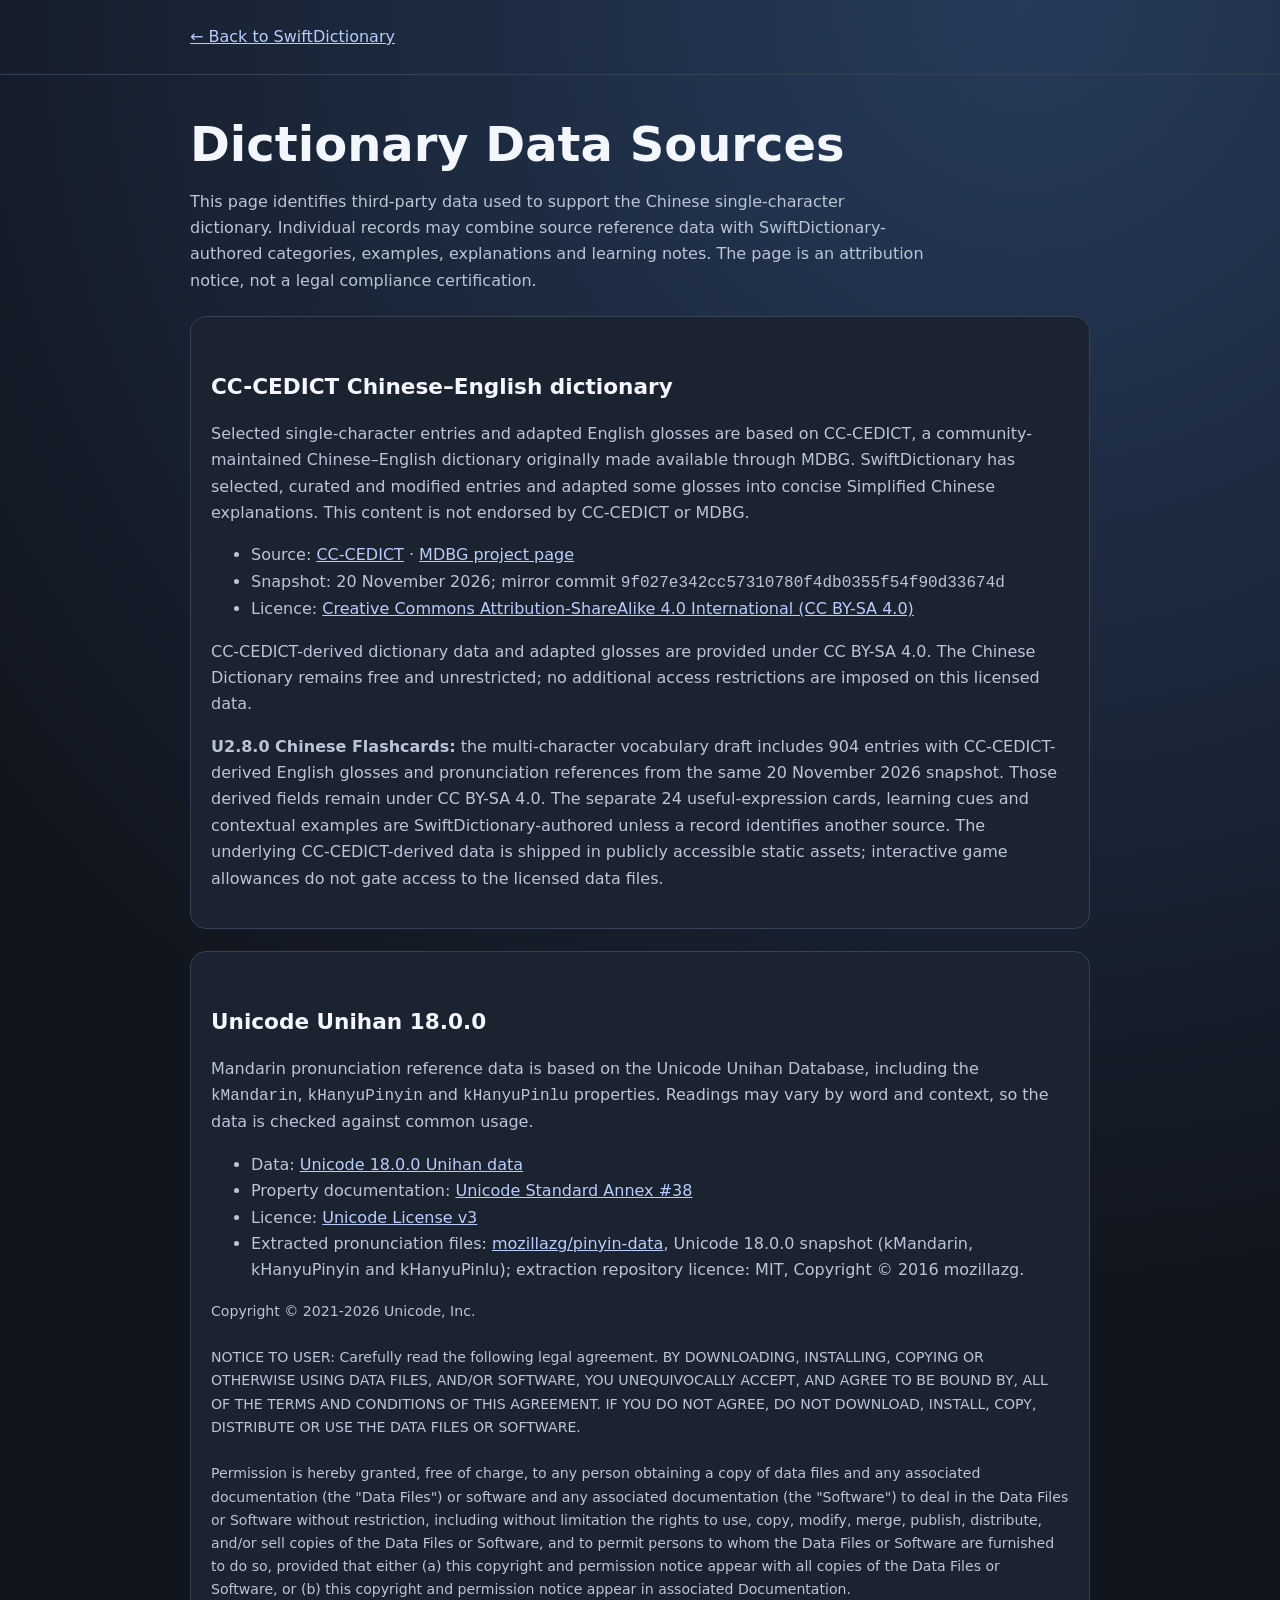
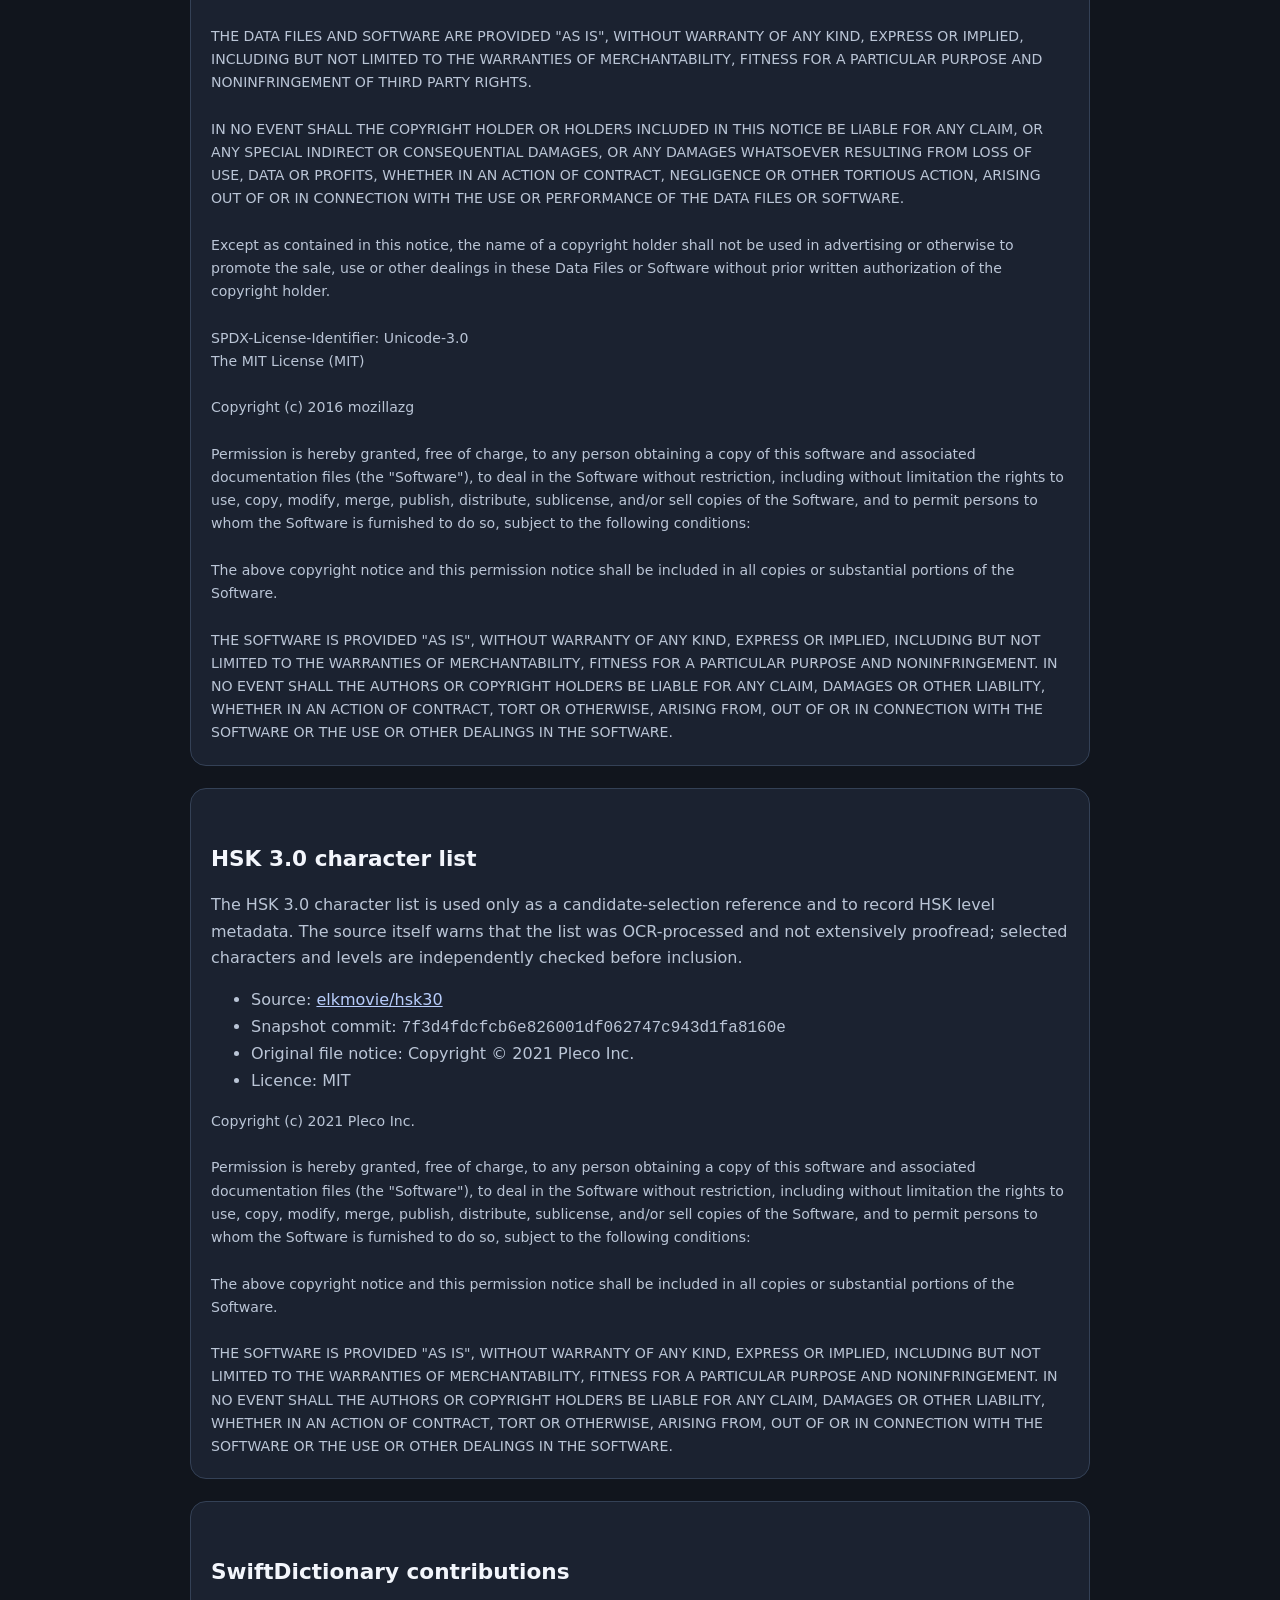
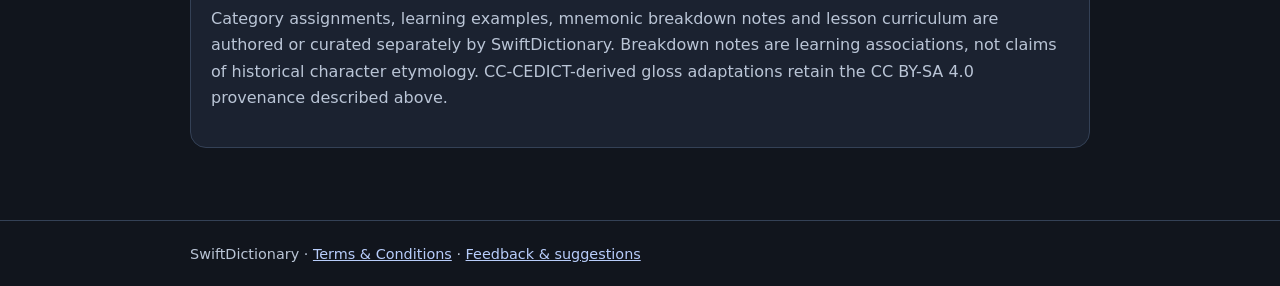
<file: data-sources.html>
<!doctype html>
<html lang="en">
<head>
  <meta charset="utf-8">
  <meta name="viewport" content="width=device-width, initial-scale=1">
  <meta name="theme-color" content="#111827">
  <title>Dictionary Data Sources — SwiftDictionary</title>
  <style>
    :root{color-scheme:dark;--bg:#11151d;--panel:#1b2230;--border:#344156;--text:#f3f6fc;--muted:#bac5d6;--accent:#b8cdfb}
    *{box-sizing:border-box}
    body{margin:0;background:radial-gradient(circle at 80% 0,#263b5b 0,transparent 36%),var(--bg);color:var(--text);font:16px/1.65 system-ui,-apple-system,"Segoe UI",sans-serif}
    .wrap{width:min(900px,calc(100% - 32px));margin:0 auto}
    header{padding:24px 0;border-bottom:1px solid var(--border)}
    a{color:var(--accent);overflow-wrap:anywhere}
    main{padding:42px 0 72px}
    h1{font-size:clamp(2rem,5vw,3rem);line-height:1.15;margin:0 0 12px}
    h2{font-size:1.35rem;margin:32px 0 8px}
    p,li{color:var(--muted)}
    .intro{max-width:740px}
    .panel{margin-top:22px;padding:20px;border:1px solid var(--border);border-radius:16px;background:var(--panel)}
    .license{white-space:pre-wrap;overflow-wrap:anywhere;font-size:.88rem;color:var(--muted)}
    footer{border-top:1px solid var(--border);padding:22px 0;color:var(--muted);font-size:.9rem}
  </style>
</head>
<body>
  <header><div class="wrap"><a href="./">← Back to SwiftDictionary</a></div></header>
  <main class="wrap">
    <h1>Dictionary Data Sources</h1>
    <p class="intro">This page identifies third-party data used to support the Chinese single-character dictionary. Individual records may combine source reference data with SwiftDictionary-authored categories, examples, explanations and learning notes. The page is an attribution notice, not a legal compliance certification.</p>

    <section class="panel">
      <h2>CC-CEDICT Chinese–English dictionary</h2>
      <p>Selected single-character entries and adapted English glosses are based on CC-CEDICT, a community-maintained Chinese–English dictionary originally made available through MDBG. SwiftDictionary has selected, curated and modified entries and adapted some glosses into concise Simplified Chinese explanations. This content is not endorsed by CC-CEDICT or MDBG.</p>
      <ul>
        <li>Source: <a href="https://cc-cedict.org/">CC-CEDICT</a> · <a href="https://www.mdbg.net/chinese/dictionary?page=cc-cedict">MDBG project page</a></li>
        <li>Snapshot: 20 November 2026; mirror commit <code>9f027e342cc57310780f4db0355f54f90d33674d</code></li>
        <li>Licence: <a href="https://creativecommons.org/licenses/by-sa/4.0/">Creative Commons Attribution-ShareAlike 4.0 International (CC BY-SA 4.0)</a></li>
      </ul>
      <p>CC-CEDICT-derived dictionary data and adapted glosses are provided under CC BY-SA 4.0. The Chinese Dictionary remains free and unrestricted; no additional access restrictions are imposed on this licensed data.</p>
      <p><strong>U2.8.0 Chinese Flashcards:</strong> the multi-character vocabulary draft includes 904 entries with CC-CEDICT-derived English glosses and pronunciation references from the same 20 November 2026 snapshot. Those derived fields remain under CC BY-SA 4.0. The separate 24 useful-expression cards, learning cues and contextual examples are SwiftDictionary-authored unless a record identifies another source. The underlying CC-CEDICT-derived data is shipped in publicly accessible static assets; interactive game allowances do not gate access to the licensed data files.</p>
    </section>

    <section class="panel">
      <h2>Unicode Unihan 18.0.0</h2>
      <p>Mandarin pronunciation reference data is based on the Unicode Unihan Database, including the <code>kMandarin</code>, <code>kHanyuPinyin</code> and <code>kHanyuPinlu</code> properties. Readings may vary by word and context, so the data is checked against common usage.</p>
      <ul>
        <li>Data: <a href="https://www.unicode.org/Public/18.0.0/ucd/Unihan.zip">Unicode 18.0.0 Unihan data</a></li>
        <li>Property documentation: <a href="https://www.unicode.org/reports/tr38/">Unicode Standard Annex #38</a></li>
        <li>Licence: <a href="https://www.unicode.org/license.txt">Unicode License v3</a></li>
        <li>Extracted pronunciation files: <a href="https://github.com/mozillazg/pinyin-data/tree/update-unihan-18.0.0">mozillazg/pinyin-data</a>, Unicode 18.0.0 snapshot (kMandarin, kHanyuPinyin and kHanyuPinlu); extraction repository licence: MIT, Copyright © 2016 mozillazg.</li>
      </ul>
      <div class="license">Copyright © 2021-2026 Unicode, Inc.

NOTICE TO USER: Carefully read the following legal agreement. BY DOWNLOADING, INSTALLING, COPYING OR OTHERWISE USING DATA FILES, AND/OR SOFTWARE, YOU UNEQUIVOCALLY ACCEPT, AND AGREE TO BE BOUND BY, ALL OF THE TERMS AND CONDITIONS OF THIS AGREEMENT. IF YOU DO NOT AGREE, DO NOT DOWNLOAD, INSTALL, COPY, DISTRIBUTE OR USE THE DATA FILES OR SOFTWARE.

Permission is hereby granted, free of charge, to any person obtaining a copy of data files and any associated documentation (the "Data Files") or software and any associated documentation (the "Software") to deal in the Data Files or Software without restriction, including without limitation the rights to use, copy, modify, merge, publish, distribute, and/or sell copies of the Data Files or Software, and to permit persons to whom the Data Files or Software are furnished to do so, provided that either (a) this copyright and permission notice appear with all copies of the Data Files or Software, or (b) this copyright and permission notice appear in associated Documentation.

THE DATA FILES AND SOFTWARE ARE PROVIDED "AS IS", WITHOUT WARRANTY OF ANY KIND, EXPRESS OR IMPLIED, INCLUDING BUT NOT LIMITED TO THE WARRANTIES OF MERCHANTABILITY, FITNESS FOR A PARTICULAR PURPOSE AND NONINFRINGEMENT OF THIRD PARTY RIGHTS.

IN NO EVENT SHALL THE COPYRIGHT HOLDER OR HOLDERS INCLUDED IN THIS NOTICE BE LIABLE FOR ANY CLAIM, OR ANY SPECIAL INDIRECT OR CONSEQUENTIAL DAMAGES, OR ANY DAMAGES WHATSOEVER RESULTING FROM LOSS OF USE, DATA OR PROFITS, WHETHER IN AN ACTION OF CONTRACT, NEGLIGENCE OR OTHER TORTIOUS ACTION, ARISING OUT OF OR IN CONNECTION WITH THE USE OR PERFORMANCE OF THE DATA FILES OR SOFTWARE.

Except as contained in this notice, the name of a copyright holder shall not be used in advertising or otherwise to promote the sale, use or other dealings in these Data Files or Software without prior written authorization of the copyright holder.

SPDX-License-Identifier: Unicode-3.0</div>
            <div class="license">The MIT License (MIT)

Copyright (c) 2016 mozillazg

Permission is hereby granted, free of charge, to any person obtaining a copy of this software and associated documentation files (the "Software"), to deal in the Software without restriction, including without limitation the rights to use, copy, modify, merge, publish, distribute, sublicense, and/or sell copies of the Software, and to permit persons to whom the Software is furnished to do so, subject to the following conditions:

The above copyright notice and this permission notice shall be included in all copies or substantial portions of the Software.

THE SOFTWARE IS PROVIDED "AS IS", WITHOUT WARRANTY OF ANY KIND, EXPRESS OR IMPLIED, INCLUDING BUT NOT LIMITED TO THE WARRANTIES OF MERCHANTABILITY, FITNESS FOR A PARTICULAR PURPOSE AND NONINFRINGEMENT. IN NO EVENT SHALL THE AUTHORS OR COPYRIGHT HOLDERS BE LIABLE FOR ANY CLAIM, DAMAGES OR OTHER LIABILITY, WHETHER IN AN ACTION OF CONTRACT, TORT OR OTHERWISE, ARISING FROM, OUT OF OR IN CONNECTION WITH THE SOFTWARE OR THE USE OR OTHER DEALINGS IN THE SOFTWARE.</div>
    </section>

    <section class="panel">
      <h2>HSK 3.0 character list</h2>
      <p>The HSK 3.0 character list is used only as a candidate-selection reference and to record HSK level metadata. The source itself warns that the list was OCR-processed and not extensively proofread; selected characters and levels are independently checked before inclusion.</p>
      <ul>
        <li>Source: <a href="https://github.com/elkmovie/hsk30">elkmovie/hsk30</a></li>
        <li>Snapshot commit: <code>7f3d4fdcfcb6e826001df062747c943d1fa8160e</code></li>
        <li>Original file notice: Copyright © 2021 Pleco Inc.</li>
        <li>Licence: MIT</li>
      </ul>
      <div class="license">Copyright (c) 2021 Pleco Inc.

Permission is hereby granted, free of charge, to any person obtaining a copy of this software and associated documentation files (the "Software"), to deal in the Software without restriction, including without limitation the rights to use, copy, modify, merge, publish, distribute, sublicense, and/or sell copies of the Software, and to permit persons to whom the Software is furnished to do so, subject to the following conditions:

The above copyright notice and this permission notice shall be included in all copies or substantial portions of the Software.

THE SOFTWARE IS PROVIDED "AS IS", WITHOUT WARRANTY OF ANY KIND, EXPRESS OR IMPLIED, INCLUDING BUT NOT LIMITED TO THE WARRANTIES OF MERCHANTABILITY, FITNESS FOR A PARTICULAR PURPOSE AND NONINFRINGEMENT. IN NO EVENT SHALL THE AUTHORS OR COPYRIGHT HOLDERS BE LIABLE FOR ANY CLAIM, DAMAGES OR OTHER LIABILITY, WHETHER IN AN ACTION OF CONTRACT, TORT OR OTHERWISE, ARISING FROM, OUT OF OR IN CONNECTION WITH THE SOFTWARE OR THE USE OR OTHER DEALINGS IN THE SOFTWARE.</div>
    </section>

    <section class="panel">
      <h2>SwiftDictionary contributions</h2>
      <p>Category assignments, learning examples, mnemonic breakdown notes and lesson curriculum are authored or curated separately by SwiftDictionary. Breakdown notes are learning associations, not claims of historical character etymology. CC-CEDICT-derived gloss adaptations retain the CC BY-SA 4.0 provenance described above.</p>
    </section>
  </main>
  <footer><div class="wrap">SwiftDictionary · <a href="terms.html">Terms &amp; Conditions</a> · <a href="feedback.html">Feedback &amp; suggestions</a></div></footer>
</body>
</html>
</file>
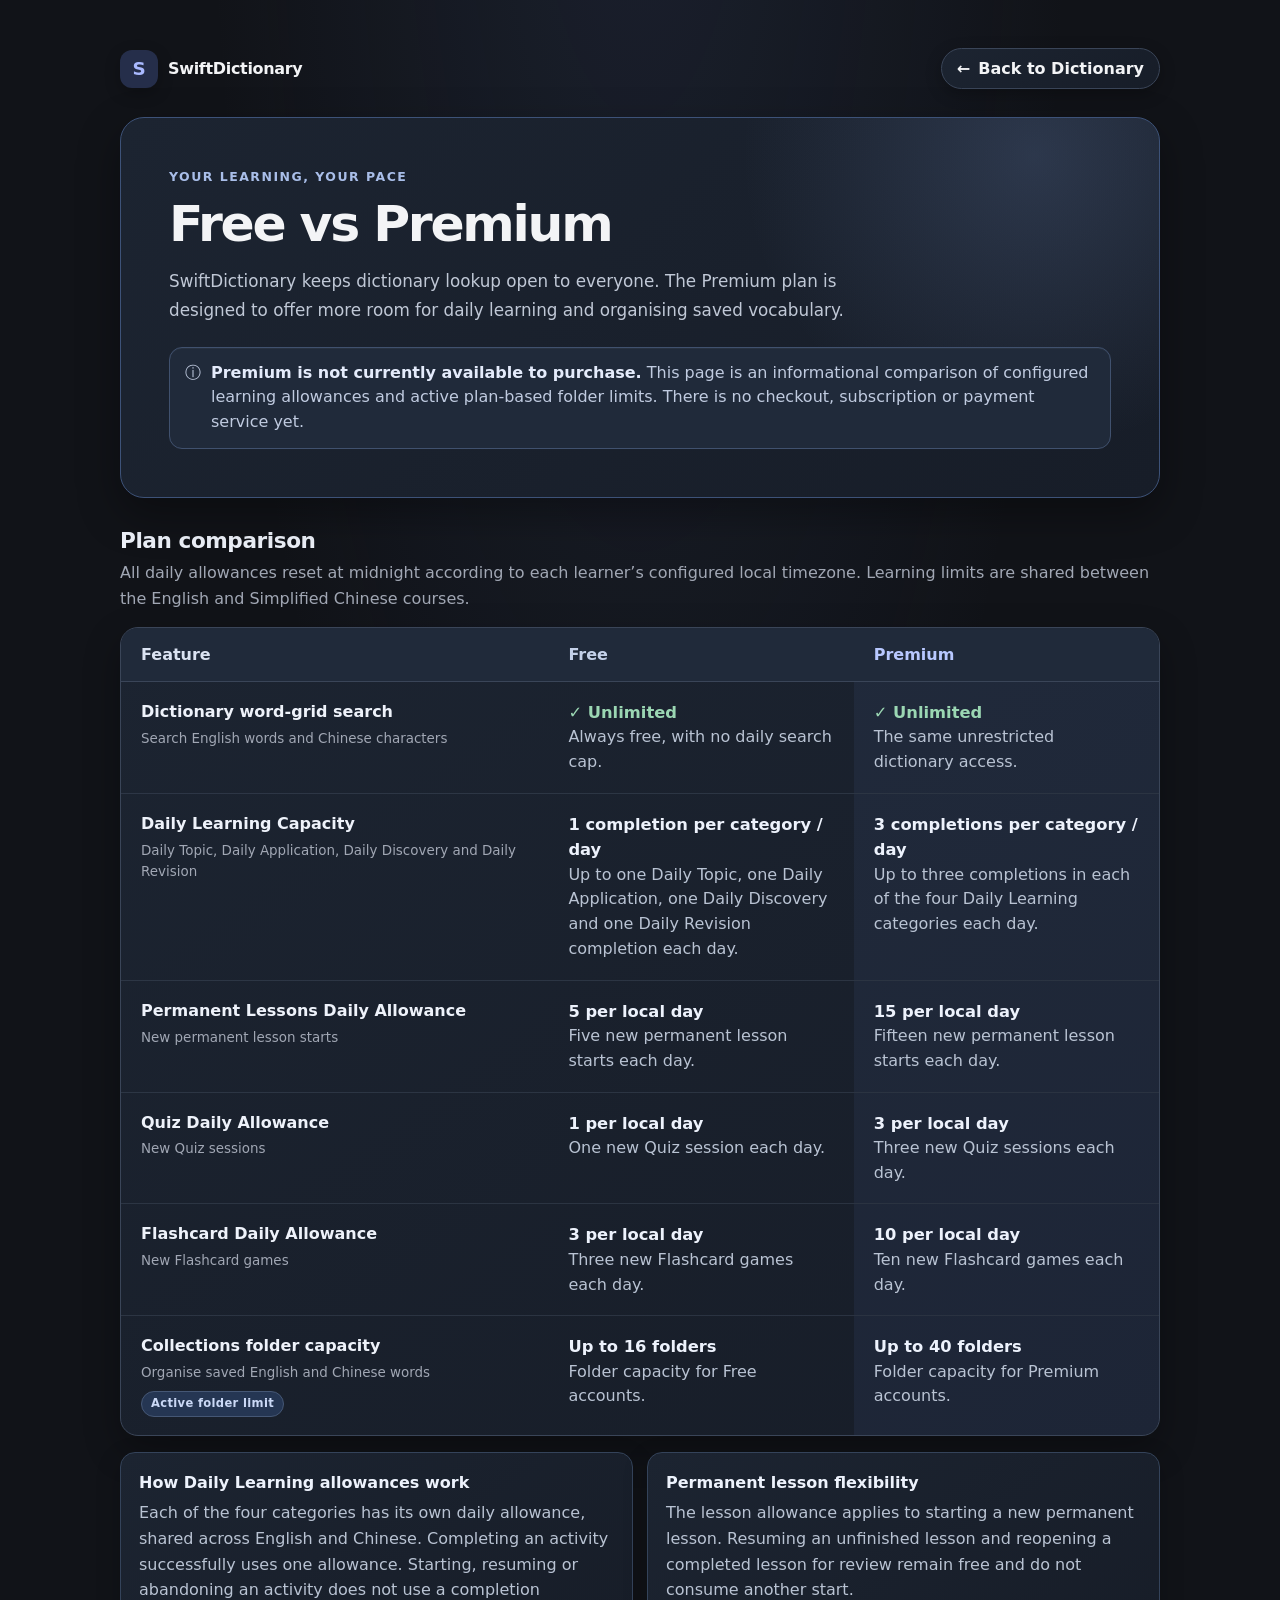
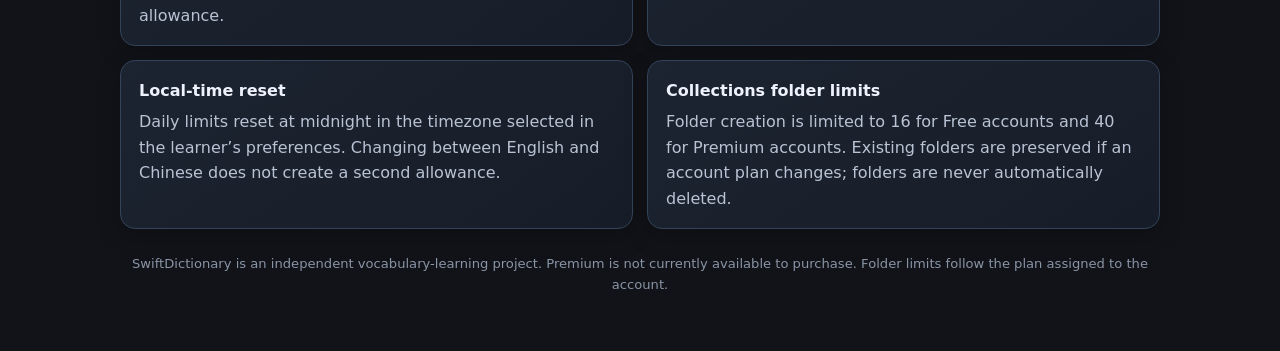
<file: premium-plan.html>
<!doctype html>
<html lang="en">
<head>
  <meta charset="utf-8">
  <meta name="viewport" content="width=device-width, initial-scale=1">
  <meta name="theme-color" content="#111318">
  <meta name="description" content="Compare SwiftDictionary Free and Premium plan benefits.">
  <title>Premium Plan | SwiftDictionary</title>
  <link rel="stylesheet" href="premium-plan.css?v=2.9.0-p5">
</head>
<body>
  <main class="premium-page">
    <div class="premium-shell">
      <nav class="premium-topbar" aria-label="Page navigation">
        <a class="premium-brand" href="index.html">
          <span class="premium-brand-mark" aria-hidden="true">S</span>
          <span>SwiftDictionary</span>
        </a>
        <a class="premium-back" href="index.html" id="premiumBackLink"><span aria-hidden="true">←</span> Back to Dictionary</a>
      </nav>

      <header class="premium-hero">
        <p class="premium-eyebrow">Your learning, your pace</p>
        <h1>Free vs Premium</h1>
        <p class="premium-lead">SwiftDictionary keeps dictionary lookup open to everyone. The Premium plan is designed to offer more room for daily learning and organising saved vocabulary.</p>
        <div class="premium-status" role="note">
          <span aria-hidden="true">ⓘ</span>
          <div><strong>Premium is not currently available to purchase.</strong> This page is an informational comparison of configured learning allowances and active plan-based folder limits. There is no checkout, subscription or payment service yet.</div>
        </div>
      </header>

      <section class="premium-section" aria-labelledby="comparisonTitle">
        <h2 class="premium-section-heading" id="comparisonTitle">Plan comparison</h2>
        <p class="premium-section-copy">All daily allowances reset at midnight according to each learner’s configured local timezone. Learning limits are shared between the English and Simplified Chinese courses.</p>
        <div class="premium-comparison" role="table" aria-label="Free and Premium plan comparison">
          <div class="premium-comparison-head" role="row">
            <div role="columnheader">Feature</div>
            <div role="columnheader">Free</div>
            <div role="columnheader">Premium</div>
          </div>

          <div class="premium-comparison-row" role="row">
            <div class="premium-feature" role="rowheader">Dictionary word-grid search<small>Search English words and Chinese characters</small></div>
            <div class="premium-value" role="cell"><strong class="premium-unlimited">✓ Unlimited</strong>Always free, with no daily search cap.</div>
            <div class="premium-value premium-tier" role="cell"><strong class="premium-unlimited">✓ Unlimited</strong>The same unrestricted dictionary access.</div>
          </div>

          <div class="premium-comparison-row" role="row">
            <div class="premium-feature" role="rowheader">Daily Learning Capacity<small>Daily Topic, Daily Application, Daily Discovery and Daily Revision</small></div>
            <div class="premium-value" role="cell"><strong>1 completion per category / day</strong>Up to one Daily Topic, one Daily Application, one Daily Discovery and one Daily Revision completion each day.</div>
            <div class="premium-value premium-tier" role="cell"><strong>3 completions per category / day</strong>Up to three completions in each of the four Daily Learning categories each day.</div>
          </div>

          <div class="premium-comparison-row" role="row">
            <div class="premium-feature" role="rowheader">Permanent Lessons Daily Allowance<small>New permanent lesson starts</small></div>
            <div class="premium-value" role="cell"><strong>5 per local day</strong>Five new permanent lesson starts each day.</div>
            <div class="premium-value premium-tier" role="cell"><strong>15 per local day</strong>Fifteen new permanent lesson starts each day.</div>
          </div>

          <div class="premium-comparison-row" role="row">
            <div class="premium-feature" role="rowheader">Quiz Daily Allowance<small>New Quiz sessions</small></div>
            <div class="premium-value" role="cell"><strong>1 per local day</strong>One new Quiz session each day.</div>
            <div class="premium-value premium-tier" role="cell"><strong>3 per local day</strong>Three new Quiz sessions each day.</div>
          </div>

          <div class="premium-comparison-row" role="row">
            <div class="premium-feature" role="rowheader">Flashcard Daily Allowance<small>New Flashcard games</small></div>
            <div class="premium-value" role="cell"><strong>3 per local day</strong>Three new Flashcard games each day.</div>
            <div class="premium-value premium-tier" role="cell"><strong>10 per local day</strong>Ten new Flashcard games each day.</div>
          </div>

          <div class="premium-comparison-row" role="row">
            <div class="premium-feature" role="rowheader">Collections folder capacity<small>Organise saved English and Chinese words</small><span class="premium-capacity">Active folder limit</span></div>
            <div class="premium-value" role="cell"><strong>Up to 16 folders</strong>Folder capacity for Free accounts.</div>
            <div class="premium-value premium-tier" role="cell"><strong>Up to 40 folders</strong>Folder capacity for Premium accounts.</div>
          </div>
        </div>
      </section>

      <section class="premium-notes" aria-label="Allowance details">
        <div class="premium-note"><strong>How Daily Learning allowances work</strong>Each of the four categories has its own daily allowance, shared across English and Chinese. Completing an activity successfully uses one allowance. Starting, resuming or abandoning an activity does not use a completion allowance.</div>
        <div class="premium-note"><strong>Permanent lesson flexibility</strong>The lesson allowance applies to starting a new permanent lesson. Resuming an unfinished lesson and reopening a completed lesson for review remain free and do not consume another start.</div>
        <div class="premium-note"><strong>Local-time reset</strong>Daily limits reset at midnight in the timezone selected in the learner’s preferences. Changing between English and Chinese does not create a second allowance.</div>
        <div class="premium-note"><strong>Collections folder limits</strong>Folder creation is limited to 16 for Free accounts and 40 for Premium accounts. Existing folders are preserved if an account plan changes; folders are never automatically deleted.</div>
      </section>

      <p class="premium-footer">SwiftDictionary is an independent vocabulary-learning project. Premium is not currently available to purchase. Folder limits follow the plan assigned to the account.</p>
    </div>
  </main>
  <script>
    (() => {
      const back = document.getElementById("premiumBackLink");
      if (!back) return;
      back.addEventListener("click", event => {
        if (document.referrer && new URL(document.referrer).origin === location.origin && history.length > 1) {
          event.preventDefault();
          history.back();
        }
      });
    })();
  </script>
</body>
</html>
</file>
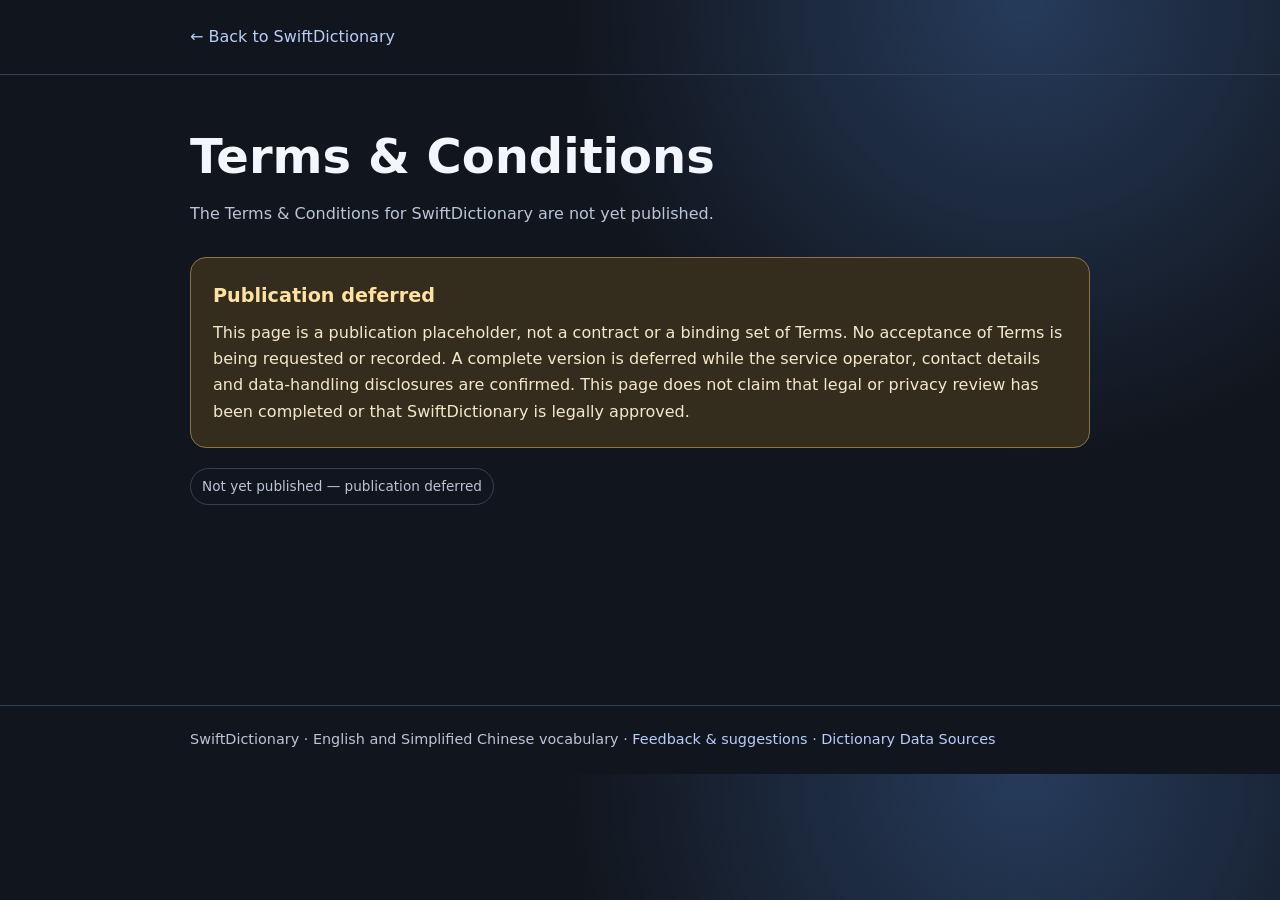
<file: terms.html>
<!doctype html>
<html lang="en">
<head>
  <meta charset="utf-8">
  <meta name="viewport" content="width=device-width, initial-scale=1">
  <meta name="robots" content="noindex,follow">
  <meta name="theme-color" content="#111827">
  <title>Terms &amp; Conditions — SwiftDictionary</title>
  <style>
    :root{color-scheme:dark;--bg:#11151d;--panel:#1b2230;--border:#344156;--text:#f3f6fc;--muted:#bac5d6;--accent:#b8cdfb}
    *{box-sizing:border-box}
    body{margin:0;background:radial-gradient(circle at 80% 0,#263b5b 0,transparent 36%),var(--bg);color:var(--text);font:16px/1.65 system-ui,-apple-system,"Segoe UI",sans-serif}
    .wrap{width:min(900px,calc(100% - 32px));margin:0 auto}
    header{padding:24px 0;border-bottom:1px solid var(--border)}
    header a,footer a{color:var(--accent);text-decoration:none}
    main{padding:54px 0 72px;min-height:70vh}
    h1{font-size:clamp(2rem,5vw,3rem);line-height:1.15;margin:0 0 12px}
    .intro{color:var(--muted);max-width:700px}
    .notice{margin-top:30px;padding:22px;border:1px solid #8b7542;border-radius:16px;background:#342d1e}
    .notice h2{margin:0 0 8px;color:#ffe2a1;font-size:1.2rem}
    .notice p{margin:0;color:#f5e8ca}
    .status{display:inline-block;margin-top:20px;padding:6px 11px;border:1px solid var(--border);border-radius:999px;color:var(--muted);font-size:.85rem}
    footer{border-top:1px solid var(--border);padding:22px 0;color:var(--muted);font-size:.9rem}
  </style>
</head>
<body>
  <header><div class="wrap"><a href="./">← Back to SwiftDictionary</a></div></header>
  <main class="wrap">
    <h1>Terms &amp; Conditions</h1>
    <p class="intro">The Terms &amp; Conditions for SwiftDictionary are not yet published.</p>
    <section class="notice" role="status" aria-live="polite">
      <h2>Publication deferred</h2>
      <p>This page is a publication placeholder, not a contract or a binding set of Terms. No acceptance of Terms is being requested or recorded. A complete version is deferred while the service operator, contact details and data-handling disclosures are confirmed. This page does not claim that legal or privacy review has been completed or that SwiftDictionary is legally approved.</p>
    </section>
    <span class="status">Not yet published — publication deferred</span>
  </main>
  <footer><div class="wrap">SwiftDictionary · English and Simplified Chinese vocabulary · <a href="feedback.html">Feedback &amp; suggestions</a> <span aria-hidden="true">·</span> <a href="data-sources.html">Dictionary Data Sources</a></div></footer>
</body>
</html>
</file>
<file: premium-plan.css>
/* SwiftDictionary U2.9.0 — dark shell and deep-blue dashboard panel theme. */
:root{color-scheme:dark;--sd-bg:#111318;--sd-panel:#1c2431;--sd-panel-deep:#171d28;--sd-panel-inner:#202a3a;--sd-border:#2d323d;--sd-text:#f3f4f6;--sd-muted:#a1a7b4;--sd-accent:#a9b9ff;--sd-shadow:0 18px 55px rgba(0,0,0,.32)}
*{box-sizing:border-box}
body{margin:0;background:var(--sd-bg);color:var(--sd-text);font-family:Inter,ui-sans-serif,system-ui,-apple-system,BlinkMacSystemFont,"Segoe UI",sans-serif}
.premium-page{min-height:100vh;background:radial-gradient(ellipse at 50% -15%,rgba(67,91,143,.18),transparent 48%),var(--sd-bg);color:var(--sd-text);padding:clamp(20px,4vw,48px) 16px 56px}
.premium-shell{width:min(1040px,100%);margin:0 auto}
.premium-topbar{display:flex;align-items:center;justify-content:space-between;gap:16px;margin-bottom:28px}
.premium-brand{display:flex;align-items:center;gap:10px;color:var(--sd-text);text-decoration:none;font-weight:800;letter-spacing:-.02em}
.premium-brand-mark{display:grid;place-items:center;width:38px;height:38px;border-radius:12px;background:#252e4a;color:var(--sd-accent);font-size:1.15rem;box-shadow:0 5px 16px rgba(0,0,0,.24)}
.premium-back{display:inline-flex;align-items:center;gap:8px;border:1px solid #3a4558;border-radius:999px;background:linear-gradient(145deg,var(--sd-panel),var(--sd-panel-deep));color:var(--sd-text);padding:10px 15px;font:inherit;font-weight:650;text-decoration:none;box-shadow:0 5px 16px rgba(0,0,0,.25);transition:transform .18s ease,box-shadow .18s ease,border-color .18s ease}
.premium-back:hover{transform:translateY(-1px);border-color:#52658a;box-shadow:0 9px 22px rgba(0,0,0,.34)}
.premium-back:focus-visible{outline:2px solid var(--sd-accent);outline-offset:3px}
.premium-hero{position:relative;overflow:hidden;padding:clamp(24px,5vw,48px);border:1px solid #3d5278;border-radius:24px;background:radial-gradient(circle at 88% 10%,rgba(135,166,226,.18),transparent 30%),linear-gradient(135deg,#1c2431 0%,#171d28 100%);box-shadow:0 16px 42px rgba(0,0,0,.34);animation:premium-enter .45s ease both}
.premium-eyebrow{display:inline-flex;align-items:center;gap:7px;margin:0 0 13px;color:#a9bee9;font-size:.78rem;font-weight:850;letter-spacing:.12em;text-transform:uppercase}
.premium-hero h1{margin:0;color:#f3f4f6;font-size:clamp(2rem,5vw,3.15rem);line-height:1.08;letter-spacing:-.045em}
.premium-lead{max-width:68ch;margin:16px 0 0;color:#c0c8d6;font-size:1.05rem;line-height:1.7}
.premium-status{display:flex;align-items:flex-start;gap:10px;margin-top:22px;padding:13px 15px;border:1px solid #40516e;border-radius:13px;background:#202a3a;color:#c0cbe0;line-height:1.55;box-shadow:inset 0 1px rgba(255,255,255,.035)}
.premium-status strong{color:#e4ebfb}
.premium-section{margin-top:30px}
.premium-section-heading{margin:0 0 7px;color:#eef2fa;font-size:1.35rem;letter-spacing:-.02em}
.premium-section-copy{margin:0 0 16px;color:var(--sd-muted);line-height:1.6}
.premium-comparison{overflow:hidden;border:1px solid #3a4558;border-radius:18px;background:linear-gradient(145deg,#1c2431 0%,#171d28 100%);box-shadow:0 14px 36px rgba(0,0,0,.3)}
.premium-comparison-head,.premium-comparison-row{display:grid;grid-template-columns:minmax(0,1.4fr) minmax(0,1fr) minmax(0,1fr);align-items:stretch}
.premium-comparison-head{background:#202a3a;border-bottom:1px solid #3a4558}
.premium-comparison-head>div{padding:17px 20px;color:#dbe3f2;font-weight:800}
.premium-comparison-head>div:nth-child(2){color:#c4d1e9}
.premium-comparison-head>div:nth-child(3){color:#b8c8ff}
.premium-comparison-row+.premium-comparison-row{border-top:1px solid rgba(164,181,212,.13)}
.premium-comparison-row>div{padding:18px 20px;min-width:0;line-height:1.55}
.premium-feature{font-weight:750;color:#eef2fa}
.premium-feature small{display:block;margin-top:4px;color:#a1a7b4;font-weight:450;font-size:.84rem}
.premium-value{color:#b9c3d3}
.premium-value strong{display:block;color:#edf2fc;font-size:1.02rem}
.premium-value.premium-tier{background:rgba(70,94,145,.13)}
.premium-unlimited{display:inline-flex;align-items:center;gap:7px;color:#9bd7b3!important}
.premium-capacity{display:inline-flex;align-items:center;margin-top:7px;padding:3px 9px;border:1px solid #455775;border-radius:999px;background:#253653;color:#cbd9f6;font-size:.72rem;font-weight:800;letter-spacing:.03em}.premium-notes{display:grid;grid-template-columns:repeat(2,minmax(0,1fr));gap:14px;margin-top:16px}
.premium-note{padding:17px 18px;border:1px solid #34435a;border-radius:15px;background:linear-gradient(145deg,#1c2431 0%,#171d28 100%);color:#b9c3d3;line-height:1.6;box-shadow:0 8px 24px rgba(0,0,0,.22)}
.premium-note strong{display:block;margin-bottom:5px;color:#edf2fc}
.premium-footer{margin:24px 0 0;color:#8994a6;text-align:center;font-size:.82rem;line-height:1.6}
@keyframes premium-enter{from{opacity:0;transform:translateY(10px)}to{opacity:1;transform:translateY(0)}}
@media(max-width:700px){.premium-comparison-head,.premium-comparison-row{grid-template-columns:minmax(0,1fr) minmax(0,1fr)}.premium-comparison-head>div:first-child{display:none}.premium-comparison-row{grid-template-areas:"feature feature" "free premium"}.premium-comparison-row>div:first-child{grid-area:feature;padding-bottom:5px}.premium-comparison-row>div:nth-child(2){grid-area:free;padding-top:8px}.premium-comparison-row>div:nth-child(3){grid-area:premium;padding-top:8px}.premium-comparison-head>div:nth-child(2),.premium-comparison-head>div:nth-child(3){padding:13px 15px}.premium-comparison-row>div{padding:14px 15px}.premium-notes{grid-template-columns:1fr}}
@media(max-width:480px){.premium-topbar{align-items:flex-start}.premium-brand{font-size:.9rem}.premium-brand-mark{width:34px;height:34px}.premium-back{padding:9px 12px;font-size:.88rem}.premium-hero{border-radius:18px}.premium-comparison-row>div:nth-child(2),.premium-comparison-row>div:nth-child(3){font-size:.9rem}.premium-value strong{font-size:.96rem}}
@media(prefers-reduced-motion:reduce){.premium-hero{animation:none}.premium-back{transition:none}}
</file>
